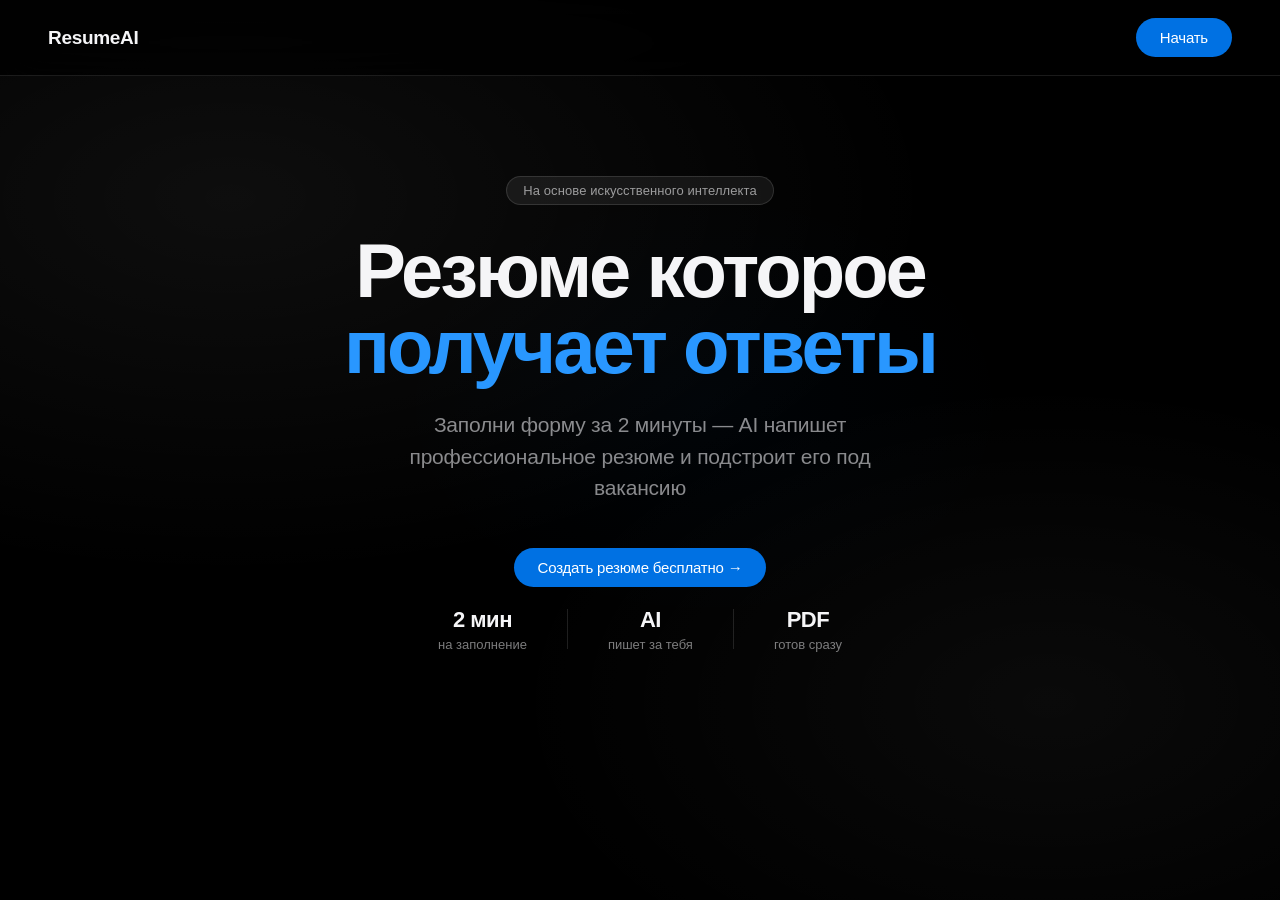
<file: index.html>
<!DOCTYPE html>
<html lang="ru">
<head>
  <meta charset="UTF-8">
  <meta name="viewport" content="width=device-width, initial-scale=1.0">
  <title>ResumeAI — создай резюме за 2 минуты</title>
  <link rel="stylesheet" href="style.css">
</head>
<body>

  <header>
    <div class="logo">ResumeAI</div>
    <a href="form.html" class="btn">Начать</a>
  </header>

  <main>
    <div class="hero">
      <div class="badge">На основе искусственного интеллекта</div>
      <h1>Резюме которое<br><span class="highlight">получает ответы</span></h1>
      <p class="subtitle">Заполни форму за 2 минуты — AI напишет профессиональное резюме и подстроит его под вакансию</p>
      <a href="form.html" class="btn">Создать резюме бесплатно →</a>
      <div class="stats">
        <div class="stat"><strong>2 мин</strong><span>на заполнение</span></div>
        <div class="divider"></div>
        <div class="stat"><strong>AI</strong><span>пишет за тебя</span></div>
        <div class="divider"></div>
        <div class="stat"><strong>PDF</strong><span>готов сразу</span></div>
      </div>
    </div>
  </main>

  <script src="script.js"></script>
</body>
</html>
</file>
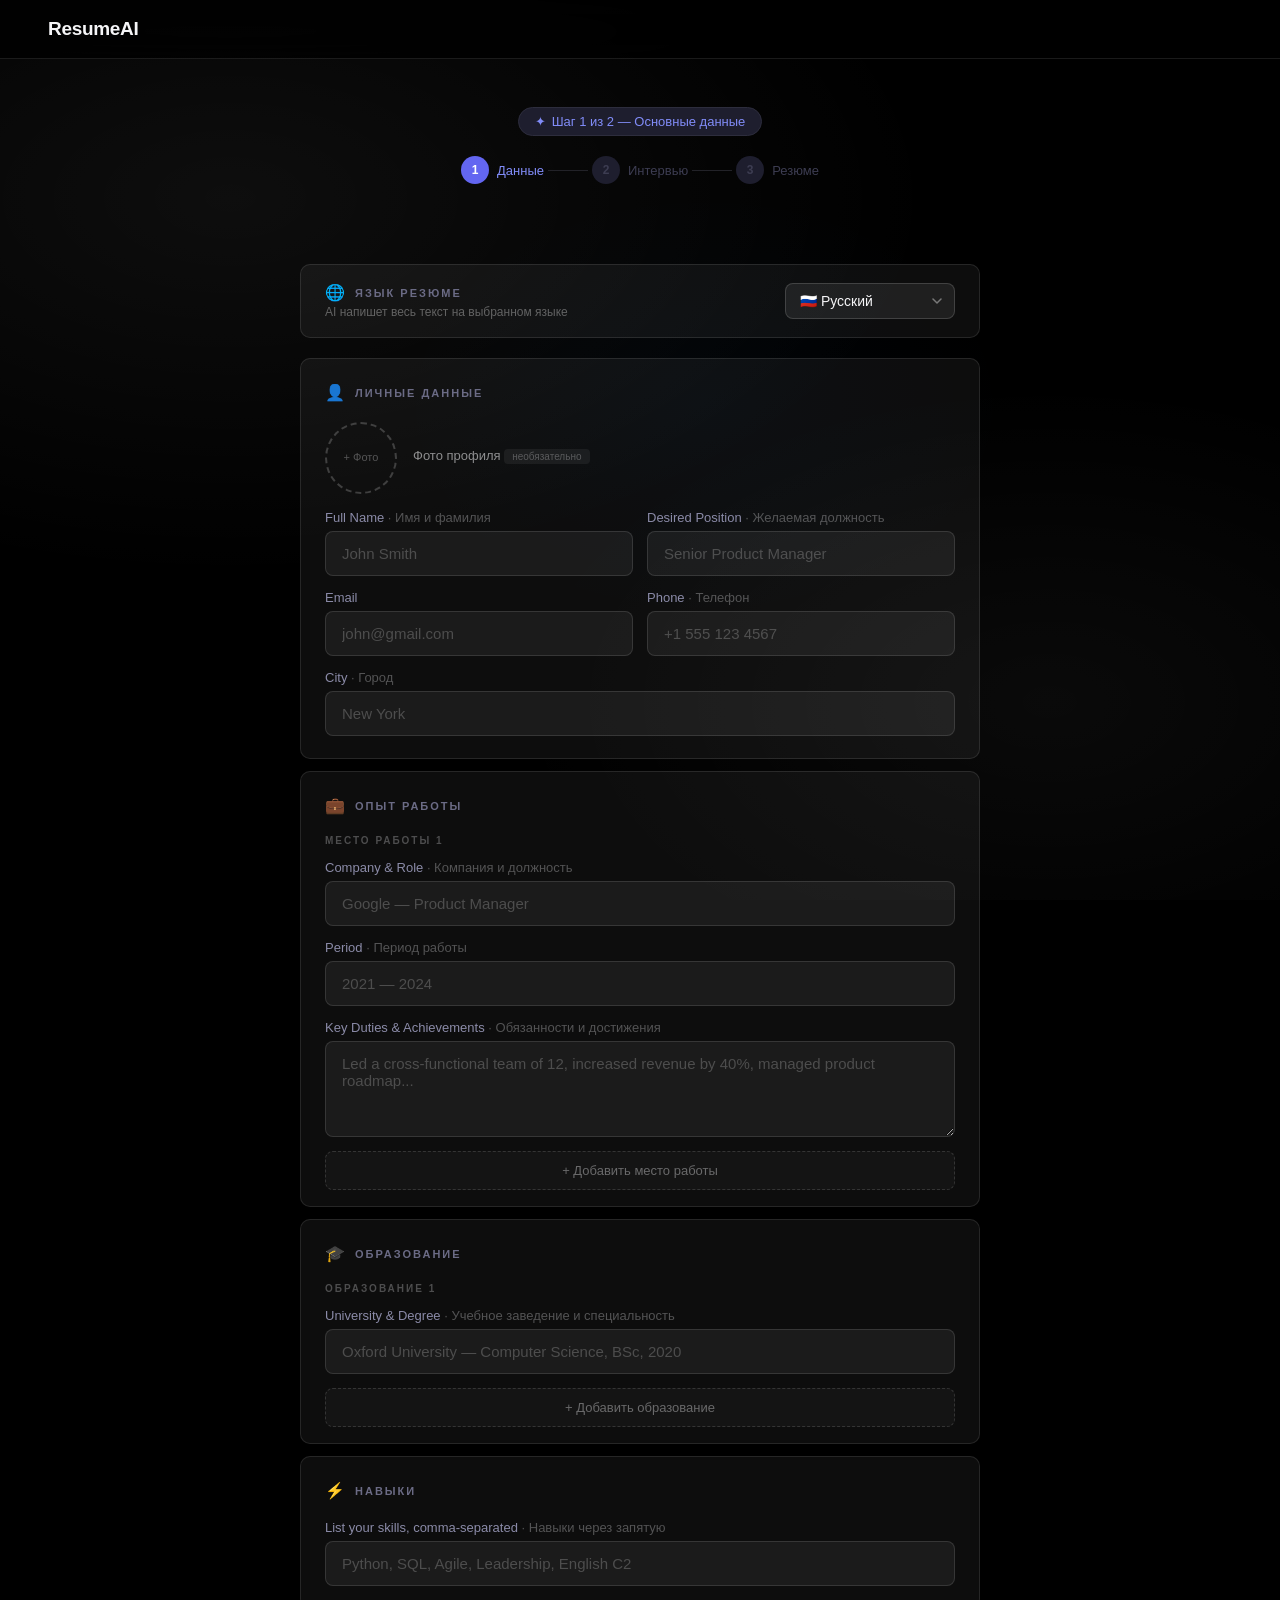
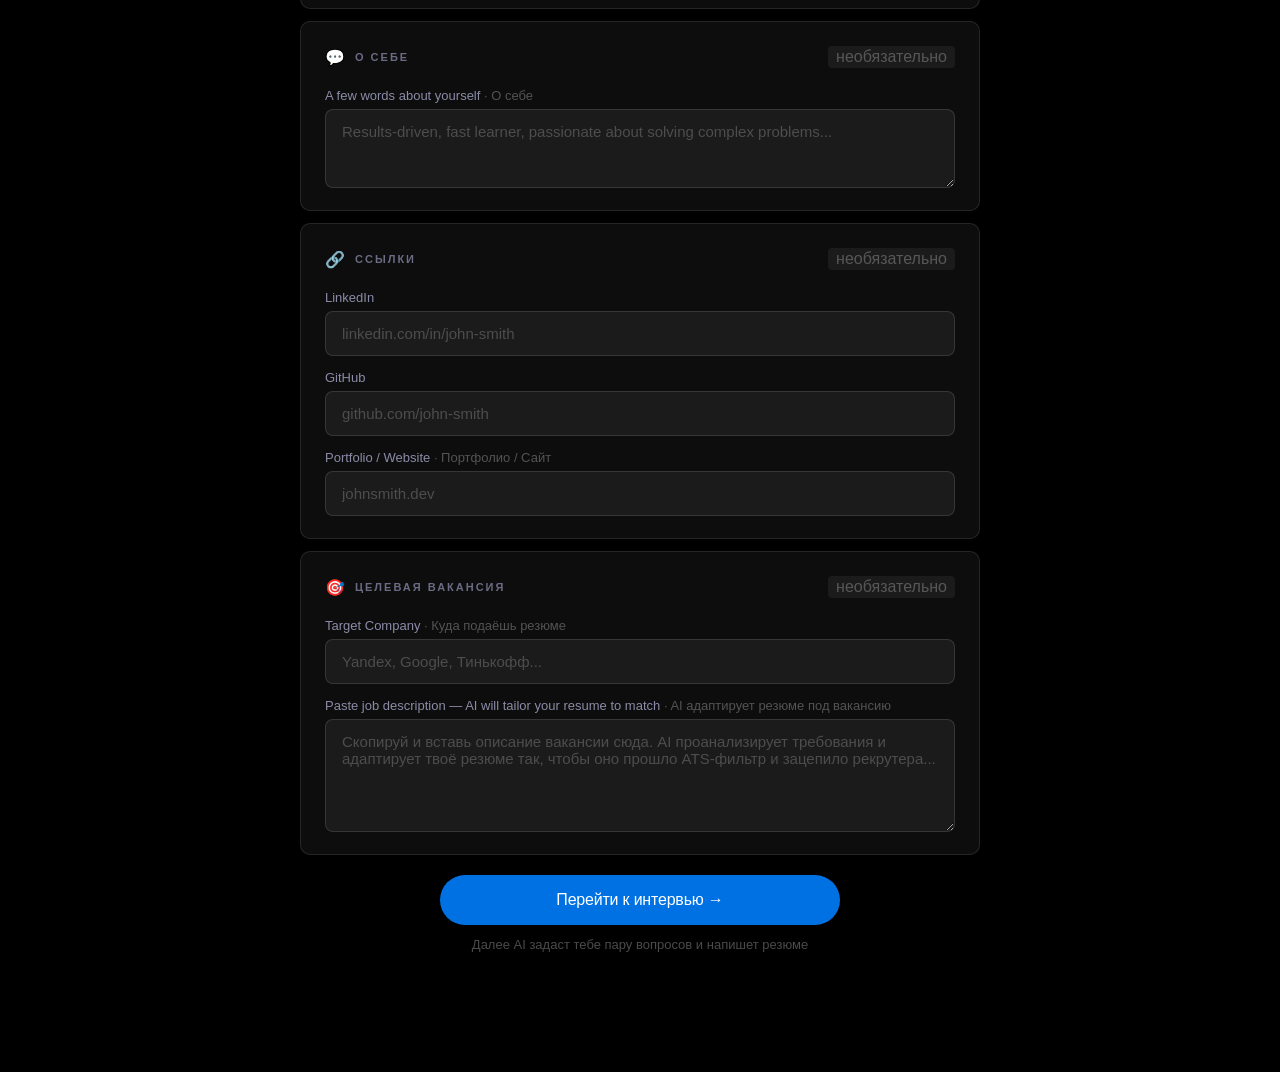
<file: form.html>
<!DOCTYPE html>
<html lang="ru">
<head>
  <meta charset="UTF-8">
  <meta name="viewport" content="width=device-width, initial-scale=1.0">
  <title>Заполни данные — ResumeAI</title>
  <link rel="stylesheet" href="style.css">
  <style>
    .form-hero {
      text-align: center;
      padding: 48px 24px 0;
    }
    .form-hero-badge {
      display: inline-flex;
      align-items: center;
      gap: 6px;
      background: #1e1e2e;
      color: #818cf8;
      border: 1px solid #2d2d3d;
      border-radius: 100px;
      padding: 6px 16px;
      font-size: 13px;
      font-weight: 500;
      margin-bottom: 20px;
    }
    .form-steps {
      display: flex;
      align-items: center;
      justify-content: center;
      gap: 0;
      margin-bottom: 40px;
    }
    .form-step {
      display: flex;
      align-items: center;
      gap: 8px;
      font-size: 13px;
      color: #3d3d52;
      font-weight: 500;
    }
    .form-step.active { color: #818cf8; }
    .form-step.done   { color: #34d399; }
    .step-dot {
      width: 28px; height: 28px;
      border-radius: 50%;
      background: #1e1e2e;
      color: #3d3d52;
      font-size: 12px;
      font-weight: 700;
      display: flex; align-items: center; justify-content: center;
    }
    .form-step.active .step-dot { background: #6366f1; color: white; }
    .form-step.done   .step-dot { background: #34d399; color: white; }
    .step-line { width: 40px; height: 1px; background: #222228; margin: 0 4px; }

    .form-card {
      background: rgba(255,255,255,0.05);
      border: 1px solid rgba(255,255,255,0.1);
      border-radius: 10px;
      padding: 24px 24px 8px;
      margin-bottom: 12px;
    }
    .form-card-title {
      font-size: 11px;
      font-weight: 600;
      text-transform: uppercase;
      letter-spacing: 2px;
      color: #6b6b85;
      margin-bottom: 20px;
      display: flex;
      align-items: center;
      gap: 8px;
    }
    .form-card-title span { font-size: 16px; }
    .form-submit-area {
      padding: 8px 0 40px;
      display: flex;
      flex-direction: column;
      align-items: center;
      gap: 12px;
    }
    .form-submit-area .btn {
      width: 100%;
      max-width: 400px;
      text-align: center;
      padding: 16px 28px;
      font-size: 16px;
    }
    .form-submit-note {
      font-size: 13px;
      color: rgba(245,245,247,0.3);
    }

    .optional-tag {
      font-size: 10px;
      font-weight: 400;
      text-transform: none;
      letter-spacing: 0;
      color: rgba(245,245,247,0.28);
      margin-left: auto;
      background: rgba(255,255,255,0.06);
      padding: 2px 8px;
      border-radius: 4px;
    }
    .label-ru {
      color: rgba(245,245,247,0.3);
      font-weight: 400;
    }

    .lang-card {
      padding: 18px 24px !important;
      margin-bottom: 20px !important;
    }
    .lang-row {
      display: flex;
      align-items: center;
      justify-content: space-between;
      gap: 16px;
    }
    .lang-info { display: flex; flex-direction: column; gap: 3px; }
    .lang-hint {
      font-size: 12px;
      color: rgba(245,245,247,0.35);
      font-family: inherit;
    }
    .lang-select {
      appearance: none;
      -webkit-appearance: none;
      background: rgba(255,255,255,0.08);
      border: 1px solid rgba(255,255,255,0.15);
      border-radius: 8px;
      padding: 9px 36px 9px 14px;
      color: #f5f5f7;
      font-size: 14px;
      font-family: inherit;
      cursor: pointer;
      outline: none;
      min-width: 170px;
      background-image: url("data:image/svg+xml,%3Csvg xmlns='http://www.w3.org/2000/svg' width='10' height='6' viewBox='0 0 10 6'%3E%3Cpath d='M1 1l4 4 4-4' stroke='rgba(255%2C255%2C255%2C0.4)' stroke-width='1.5' fill='none' stroke-linecap='round' stroke-linejoin='round'/%3E%3C/svg%3E");
      background-repeat: no-repeat;
      background-position: right 12px center;
      transition: border-color 0.2s;
    }
    .lang-select:focus { border-color: #0071e3; }
    .lang-select option { background: #1c1c1e; color: #f5f5f7; }

    /* ===== ДИНАМИЧЕСКИЕ БЛОКИ (опыт / образование) ===== */
    .entry-header {
      display: flex;
      align-items: center;
      justify-content: space-between;
      margin-bottom: 14px;
    }

    .entry-label {
      font-size: 10px;
      font-weight: 700;
      text-transform: uppercase;
      letter-spacing: 2px;
      color: rgba(245,245,247,0.28);
    }

    .entry-remove-btn {
      background: none;
      border: 1px solid rgba(248,113,113,0.3);
      color: #f87171;
      font-size: 12px;
      padding: 3px 12px;
      border-radius: 6px;
      cursor: pointer;
      font-family: inherit;
      transition: background 0.15s;
      line-height: 1.6;
    }
    .entry-remove-btn:hover { background: rgba(248,113,113,0.1); }

    .job-entry + .job-entry,
    .edu-entry + .edu-entry {
      margin-top: 4px;
      padding-top: 20px;
      border-top: 1px solid rgba(255,255,255,0.06);
    }

    .add-entry-btn {
      display: flex;
      align-items: center;
      justify-content: center;
      gap: 6px;
      width: 100%;
      padding: 11px;
      background: rgba(255,255,255,0.03);
      border: 1px dashed rgba(255,255,255,0.14);
      border-radius: 8px;
      color: rgba(245,245,247,0.38);
      font-size: 13px;
      cursor: pointer;
      font-family: inherit;
      transition: all 0.2s;
      margin-top: 4px;
      margin-bottom: 8px;
    }
    .add-entry-btn:hover {
      background: rgba(255,255,255,0.06);
      border-color: rgba(255,255,255,0.22);
      color: rgba(245,245,247,0.65);
    }

    /* ===== FORM CONTAINER ===== */
    .form-container { max-width:680px; margin:0 auto; }

    /* ===== PHOTO UPLOAD ===== */
    .photo-row { display:flex; align-items:center; gap:16px; margin-bottom:16px; }
    .photo-circle { width:72px; height:72px; border-radius:50%; border:2px dashed rgba(255,255,255,0.2); cursor:pointer; display:flex; align-items:center; justify-content:center; overflow:hidden; transition:border-color 0.2s; flex-shrink:0; }
    .photo-circle:hover { border-color:rgba(255,255,255,0.45); }
    .photo-circle img { width:100%; height:100%; object-fit:cover; display:none; }
    .photo-circle-hint { font-size:11px; color:rgba(245,245,247,0.3); text-align:center; line-height:1.4; pointer-events:none; }
    .photo-clear-btn { background:none; border:1px solid rgba(248,113,113,0.3); color:#f87171; font-size:12px; padding:4px 12px; border-radius:6px; cursor:pointer; font-family:inherit; display:none; }
    .photo-clear-btn:hover { background:rgba(248,113,113,0.1); }
  </style>
</head>
<body>

  <header>
    <a href="index.html" class="logo">ResumeAI</a>
  </header>

  <div class="form-hero">
    <div class="form-hero-badge">
      <span>✦</span> Шаг 1 из 2 — Основные данные
    </div>
    <div class="form-steps">
      <div class="form-step active">
        <div class="step-dot">1</div>
        Данные
      </div>
      <div class="step-line"></div>
      <div class="form-step">
        <div class="step-dot">2</div>
        Интервью
      </div>
      <div class="step-line"></div>
      <div class="form-step">
        <div class="step-dot">3</div>
        Резюме
      </div>
    </div>
  </div>

  <main class="form-page">
    <div class="form-container" style="max-width:680px; margin:0 auto;">
      <form id="resumeForm" autocomplete="off">

        <!-- Язык -->
        <div class="form-card lang-card">
          <div class="lang-row">
            <div class="lang-info">
              <div class="form-card-title" style="margin-bottom:0"><span>🌐</span> Язык резюме</div>
              <span class="lang-hint">AI напишет весь текст на выбранном языке</span>
            </div>
            <select id="language" class="lang-select">
              <option value="ru">🇷🇺 Русский</option>
              <option value="en">🇬🇧 English</option>
              <option value="de">🇩🇪 Deutsch</option>
              <option value="fr">🇫🇷 Français</option>
              <option value="es">🇪🇸 Español</option>
              <option value="it">🇮🇹 Italiano</option>
              <option value="pl">🇵🇱 Polski</option>
            </select>
          </div>
        </div>

        <!-- Личные данные -->
        <div class="form-card">
          <div class="form-card-title"><span>👤</span> Личные данные</div>
          <div class="photo-row">
            <div class="photo-circle" id="photoCircle" onclick="document.getElementById('photoInput').click()">
              <img id="photoImg" alt="">
              <span class="photo-circle-hint" id="photoHint">+ Фото</span>
            </div>
            <div>
              <div style="font-size:13px;color:rgba(245,245,247,0.55);margin-bottom:6px;">Фото профиля <span class="optional-tag">необязательно</span></div>
              <button type="button" class="photo-clear-btn" id="photoClearBtn">× Убрать</button>
            </div>
          </div>
          <input type="file" id="photoInput" accept="image/*" style="display:none">
          <div class="row">
            <div class="field">
              <label>Full Name <span class="label-ru">· Имя и фамилия</span></label>
              <input type="text" id="name" placeholder="John Smith" required autocomplete="off">
            </div>
            <div class="field">
              <label>Desired Position <span class="label-ru">· Желаемая должность</span></label>
              <input type="text" id="position" placeholder="Senior Product Manager" required autocomplete="off">
            </div>
          </div>
          <div class="row">
            <div class="field">
              <label>Email</label>
              <input type="email" id="email" placeholder="john@gmail.com" required autocomplete="off">
            </div>
            <div class="field">
              <label>Phone <span class="label-ru">· Телефон</span></label>
              <input type="text" id="phone" placeholder="+1 555 123 4567" autocomplete="off">
            </div>
          </div>
          <div class="field">
            <label>City <span class="label-ru">· Город</span></label>
            <input type="text" id="city" placeholder="New York" autocomplete="off">
          </div>
        </div>

        <!-- Опыт работы -->
        <div class="form-card">
          <div class="form-card-title"><span>💼</span> Опыт работы</div>
          <div id="jobsContainer"></div>
          <button type="button" class="add-entry-btn" id="addJobBtn">
            + Добавить место работы
          </button>
        </div>

        <!-- Образование -->
        <div class="form-card">
          <div class="form-card-title"><span>🎓</span> Образование</div>
          <div id="eduContainer"></div>
          <button type="button" class="add-entry-btn" id="addEduBtn">
            + Добавить образование
          </button>
        </div>

        <!-- Навыки -->
        <div class="form-card">
          <div class="form-card-title"><span>⚡</span> Навыки</div>
          <div class="field">
            <label>List your skills, comma-separated <span class="label-ru">· Навыки через запятую</span></label>
            <input type="text" id="skills" placeholder="Python, SQL, Agile, Leadership, English C2" autocomplete="off">
          </div>
        </div>

        <!-- О себе -->
        <div class="form-card">
          <div class="form-card-title"><span>💬</span> О себе <span class="optional-tag">необязательно</span></div>
          <div class="field">
            <label>A few words about yourself <span class="label-ru">· О себе</span></label>
            <textarea id="about" rows="3" placeholder="Results-driven, fast learner, passionate about solving complex problems..." autocomplete="off"></textarea>
          </div>
        </div>

        <!-- Ссылки -->
        <div class="form-card">
          <div class="form-card-title"><span>🔗</span> Ссылки <span class="optional-tag">необязательно</span></div>
          <div class="field">
            <label>LinkedIn</label>
            <input type="url" id="linkedin" placeholder="linkedin.com/in/john-smith" autocomplete="off">
          </div>
          <div class="field">
            <label>GitHub</label>
            <input type="url" id="github" placeholder="github.com/john-smith" autocomplete="off">
          </div>
          <div class="field">
            <label>Portfolio / Website <span class="label-ru">· Портфолио / Сайт</span></label>
            <input type="url" id="portfolio" placeholder="johnsmith.dev" autocomplete="off">
          </div>
        </div>

        <!-- Целевая вакансия -->
        <div class="form-card">
          <div class="form-card-title"><span>🎯</span> Целевая вакансия <span class="optional-tag">необязательно</span></div>
          <div class="field">
            <label>Target Company <span class="label-ru">· Куда подаёшь резюме</span></label>
            <input type="text" id="targetCompany" placeholder="Yandex, Google, Тинькофф..." autocomplete="off">
          </div>
          <div class="field">
            <label>Paste job description — AI will tailor your resume to match <span class="label-ru">· AI адаптирует резюме под вакансию</span></label>
            <textarea id="jobDescription" rows="5" placeholder="Скопируй и вставь описание вакансии сюда. AI проанализирует требования и адаптирует твоё резюме так, чтобы оно прошло ATS-фильтр и зацепило рекрутера..." autocomplete="off"></textarea>
          </div>
        </div>

        <div class="form-submit-area">
          <button type="submit" class="btn" id="generateBtn">
            Перейти к интервью →
          </button>
          <p class="form-submit-note">Далее AI задаст тебе пару вопросов и напишет резюме</p>
        </div>

      </form>
    </div>
  </main>

  <script>
    /* ─── ДИНАМИЧЕСКИЕ БЛОКИ РАБОТЫ ─── */
    let jobCount = 0;
    let eduCount = 0;

    function createJobEntry(index) {
      const div = document.createElement('div');
      div.className = 'job-entry';
      div.innerHTML = `
        <div class="entry-header">
          <span class="entry-label">Место работы ${index}</span>
          ${index > 1 ? `<button type="button" class="entry-remove-btn">× Убрать</button>` : ''}
        </div>
        <div class="field">
          <label>Company & Role <span class="label-ru">· Компания и должность</span></label>
          <input type="text" class="job-company" placeholder="Google — Product Manager" autocomplete="off">
        </div>
        <div class="field">
          <label>Period <span class="label-ru">· Период работы</span></label>
          <input type="text" class="job-period" placeholder="2021 — 2024" autocomplete="off">
        </div>
        <div class="field">
          <label>Key Duties & Achievements <span class="label-ru">· Обязанности и достижения</span></label>
          <textarea class="job-duties" rows="4" placeholder="Led a cross-functional team of 12, increased revenue by 40%, managed product roadmap..." autocomplete="off"></textarea>
        </div>`;
      const removeBtn = div.querySelector('.entry-remove-btn');
      if (removeBtn) {
        removeBtn.addEventListener('click', () => {
          div.remove();
          refreshJobLabels();
        });
      }
      return div;
    }

    function refreshJobLabels() {
      document.querySelectorAll('.job-entry').forEach((el, i) => {
        el.querySelector('.entry-label').textContent = `Место работы ${i + 1}`;
      });
      jobCount = document.querySelectorAll('.job-entry').length;
    }

    function addJob() {
      jobCount++;
      document.getElementById('jobsContainer').appendChild(createJobEntry(jobCount));
    }

    /* ─── ДИНАМИЧЕСКИЕ БЛОКИ ОБРАЗОВАНИЯ ─── */
    function createEduEntry(index) {
      const div = document.createElement('div');
      div.className = 'edu-entry';
      div.innerHTML = `
        <div class="entry-header">
          <span class="entry-label">Образование ${index}</span>
          ${index > 1 ? `<button type="button" class="entry-remove-btn">× Убрать</button>` : ''}
        </div>
        <div class="field">
          <label>University & Degree <span class="label-ru">· Учебное заведение и специальность</span></label>
          <input type="text" class="edu-field" placeholder="Oxford University — Computer Science, BSc, 2020" autocomplete="off">
        </div>`;
      const removeBtn = div.querySelector('.entry-remove-btn');
      if (removeBtn) {
        removeBtn.addEventListener('click', () => {
          div.remove();
          refreshEduLabels();
        });
      }
      return div;
    }

    function refreshEduLabels() {
      document.querySelectorAll('.edu-entry').forEach((el, i) => {
        el.querySelector('.entry-label').textContent = `Образование ${i + 1}`;
      });
      eduCount = document.querySelectorAll('.edu-entry').length;
    }

    function addEdu() {
      eduCount++;
      document.getElementById('eduContainer').appendChild(createEduEntry(eduCount));
    }

    // Инициализация — по одному блоку сразу
    addJob();
    addEdu();

    document.getElementById('addJobBtn').addEventListener('click', addJob);
    document.getElementById('addEduBtn').addEventListener('click', addEdu);

    /* ─── ФОТО ─── */
    var photoData = null;
    document.getElementById('photoInput').addEventListener('change', function(e) {
      const file = e.target.files[0];
      if (!file) return;
      const reader = new FileReader();
      reader.onload = function(ev) {
        photoData = ev.target.result;
        const img = document.getElementById('photoImg');
        img.src = photoData;
        img.style.display = 'block';
        document.getElementById('photoHint').style.display = 'none';
        document.getElementById('photoClearBtn').style.display = 'block';
      };
      reader.readAsDataURL(file);
    });
    document.getElementById('photoClearBtn').addEventListener('click', function() {
      photoData = null;
      const img = document.getElementById('photoImg');
      img.style.display = 'none'; img.src = '';
      document.getElementById('photoHint').style.display = 'block';
      this.style.display = 'none';
      document.getElementById('photoInput').value = '';
    });

  </script>

  <script src="script.js"></script>
</body>
</html>
</file>
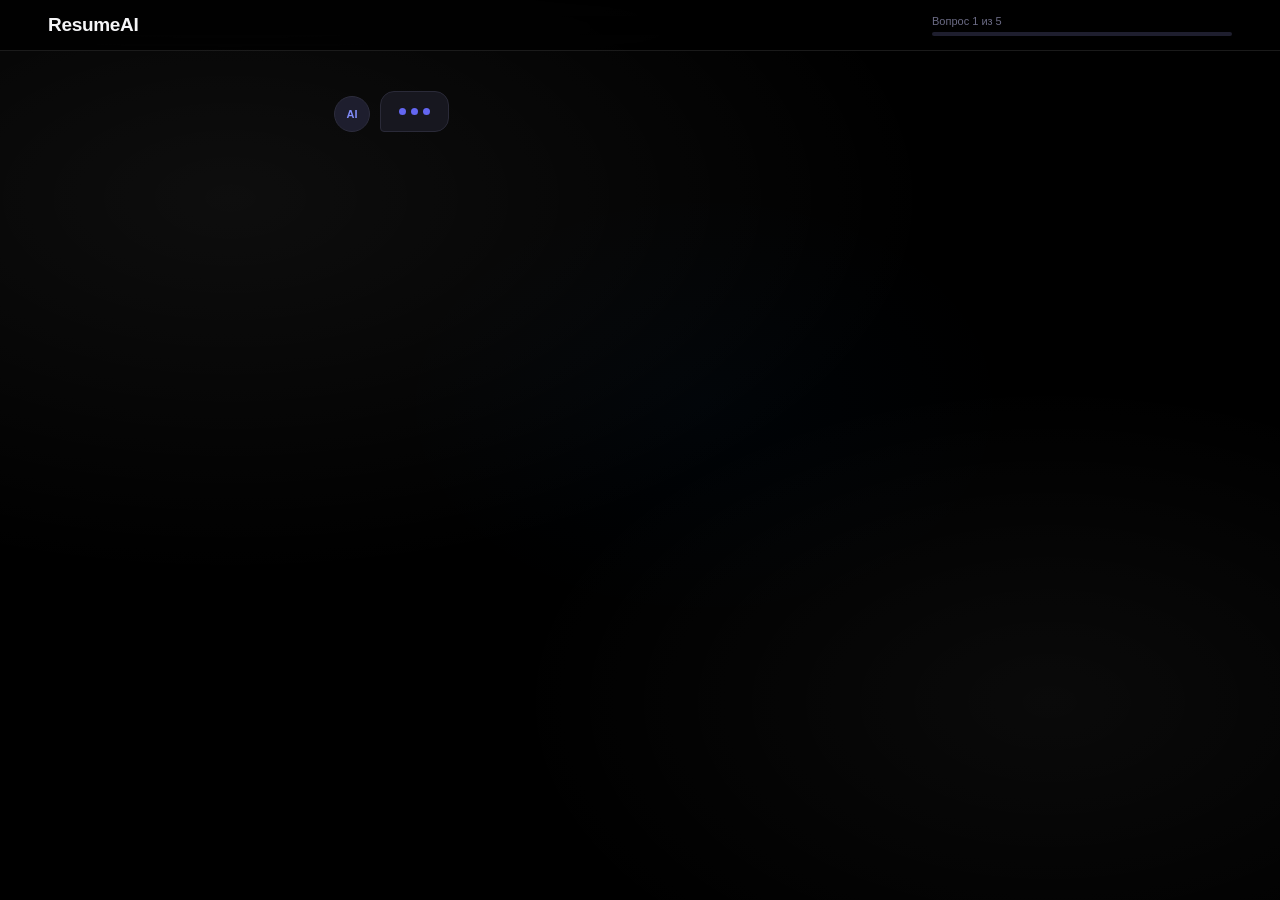
<file: interview.html>
<!DOCTYPE html>
<html lang="ru">
<head>
  <meta charset="UTF-8">
  <meta name="viewport" content="width=device-width, initial-scale=1.0">
  <title>Интервью — ResumeAI</title>
  <link rel="stylesheet" href="style.css">
</head>
<body>

  <header class="interview-header">
    <a href="index.html" class="logo">ResumeAI</a>
    <div class="xp-wrap">
      <div class="xp-label" id="xpLabel">Вопрос 1</div>
      <div class="xp-track">
        <div class="xp-fill" id="xpFill" style="width:0%"></div>
      </div>
    </div>
  </header>

  <main class="interview-page">
    <div class="interview-container">
      <div class="interview-chat" id="chatWindow"></div>
      <div class="interview-input-area" id="inputArea" style="display:none">
        <textarea class="interview-input" id="userInput" placeholder="Введи ответ..." rows="1"></textarea>
        <button class="interview-send-btn" id="sendBtn">→</button>
      </div>
    </div>
  </main>

  <script>
    const formData = JSON.parse(localStorage.getItem('formData') || '{}');
    const firstName = (formData.name || 'друг').split(' ')[0];
    const position  = formData.position || '';

    const baseQuestions = [
      `Привет, ${firstName}! Я помогу написать резюме, которое выделит тебя среди других.\n\nРасскажи — какое твоё главное профессиональное достижение? То, чем гордишься больше всего.`,
      'Что тебе больше всего нравится в своей работе? Что по-настоящему заряжает?',
      'В чём ты лучше других в своей области? Что выделяет тебя среди коллег?',
      'Какая у тебя цель на ближайшие 2–3 года? Куда хочешь двигаться?',
    ];
    const finalQuestion = 'Последний вопрос — есть что-то важное о себе, что хочешь добавить в резюме?';

    let specificQuestions = null;
    let answers  = [];
    let currentQ = 0;
    let totalQ   = baseQuestions.length + 3;
    let busy     = false;

    const chatWindow = document.getElementById('chatWindow');
    const inputArea  = document.getElementById('inputArea');
    const userInput  = document.getElementById('userInput');
    const sendBtn    = document.getElementById('sendBtn');
    const xpFill     = document.getElementById('xpFill');
    const xpLabel    = document.getElementById('xpLabel');

    function updateXP() {
      const total = getTotalQuestions();
      const pct = Math.min((currentQ / total) * 100, 95);
      xpFill.style.width = pct + '%';
      xpLabel.textContent = 'Вопрос ' + (currentQ + 1) + ' из ' + total;
    }

    function scrollToBottom() {
      chatWindow.scrollTop = chatWindow.scrollHeight;
    }

    function addUserMessage(text) {
      const msg = document.createElement('div');
      msg.className = 'chat-msg user';
      msg.textContent = text;
      chatWindow.appendChild(msg);
      scrollToBottom();
    }

    function addBotMessage(text) {
      return new Promise(resolve => {
        const wrap = document.createElement('div');
        wrap.className = 'chat-bot-wrap';
        wrap.innerHTML = `<div class="chat-avatar">AI</div><div class="chat-msg bot typing"><span></span><span></span><span></span></div>`;
        chatWindow.appendChild(wrap);
        scrollToBottom();

        setTimeout(() => {
          wrap.remove();
          const w2 = document.createElement('div');
          w2.className = 'chat-bot-wrap';
          w2.style.opacity = '0';
          w2.style.transform = 'translateY(8px)';
          w2.innerHTML = `<div class="chat-avatar">AI</div><div class="chat-msg bot">${text.replace(/\n/g, '<br>')}</div>`;
          chatWindow.appendChild(w2);
          scrollToBottom();
          requestAnimationFrame(() => {
            w2.style.transition = 'opacity 0.3s, transform 0.3s';
            w2.style.opacity = '1';
            w2.style.transform = 'translateY(0)';
          });
          resolve();
        }, 1200);
      });
    }

    function showInput() { inputArea.style.display = 'flex'; userInput.focus(); }
    function hideInput() { inputArea.style.display = 'none'; }

    async function loadSpecificQuestions() {
      await addBotMessage('Секунду... подбираю вопросы специально для твоей профессии.');
      try {
        const res  = await fetch('/api/questions', {
          method: 'POST',
          headers: { 'Content-Type': 'application/json' },
          body: JSON.stringify({ position }),
        });
        const data = await res.json();
        return Array.isArray(data.questions) ? data.questions : [];
      } catch {
        return [];
      }
    }

    async function generateResume() {
      xpFill.style.width = '100%';
      xpLabel.textContent = 'Готово!';
      await addBotMessage('Отлично! Создаю твоё резюме...');

      const spec = specificQuestions || [];
      const payload = {
        ...formData,
        interview: {
          achievement: answers[0] || '',
          enjoys:      answers[1] || '',
          strength:    answers[2] || '',
          goal:        answers[3] || '',
          specific1_q: spec[0] || '',
          specific1_a: answers[4] || '',
          specific2_q: spec[1] || '',
          specific2_a: answers[5] || '',
          extra:       answers[answers.length - 1] || '',
        }
      };

      try {
        const res    = await fetch('/api/generate', {
          method: 'POST',
          headers: { 'Content-Type': 'application/json' },
          body: JSON.stringify(payload),
        });
        const result = await res.json();

        if (result.resume) {
          localStorage.setItem('resumeData', JSON.stringify(result.resume));
          await addBotMessage('Готово! Переходим к твоему резюме...');
          setTimeout(() => { window.location.href = 'result.html'; }, 1200);
        } else {
          setTimeout(() => { window.location.href = 'error.html'; }, 800);
        }
      } catch {
        setTimeout(() => { window.location.href = 'error.html'; }, 800);
      }
    }

    function getQuestion(index) {
      if (index < baseQuestions.length) return baseQuestions[index];
      const spec = specificQuestions || [];
      const extra = index - baseQuestions.length;
      if (extra < spec.length) return spec[extra];
      return finalQuestion;
    }

    function getTotalQuestions() {
      return baseQuestions.length + (specificQuestions || []).length + 1;
    }

    async function handleAnswer() {
      const text = userInput.value.trim();
      if (!text || busy) return;
      busy = true;

      hideInput();
      userInput.value = '';
      userInput.style.height = 'auto';
      addUserMessage(text);
      answers.push(text);
      currentQ++;

      if (currentQ === baseQuestions.length && specificQuestions === null) {
        specificQuestions = await loadSpecificQuestions();
        totalQ = getTotalQuestions();
      }

      updateXP();

      if (currentQ < getTotalQuestions()) {
        await addBotMessage(getQuestion(currentQ));
        showInput();
        busy = false;
      } else {
        await generateResume();
      }
    }

    sendBtn.addEventListener('click', handleAnswer);
    userInput.addEventListener('keydown', function(e) {
      if (e.key === 'Enter' && !e.shiftKey) { e.preventDefault(); handleAnswer(); }
    });
    userInput.addEventListener('input', function() {
      this.style.height = 'auto';
      this.style.height = Math.min(this.scrollHeight, 120) + 'px';
    });

    async function init() {
      updateXP();
      await addBotMessage(baseQuestions[0]);
      showInput();
    }

    init();
  </script>

</body>
</html>
</file>
<file: style.css>
* {
  margin: 0;
  padding: 0;
  box-sizing: border-box;
}

body {
  font-family: -apple-system, BlinkMacSystemFont, 'SF Pro Display', 'SF Pro Text', 'Segoe UI', sans-serif;
  background: #000000;
  color: #f5f5f7;
  min-height: 100vh;
  position: relative;
}

/* Мягкие белые пятна на фоне */
body::before {
  content: '';
  position: fixed;
  inset: 0;
  background:
    radial-gradient(ellipse 85vw 65vh at 18% 22%, rgba(255,255,255,0.055) 0%, transparent 65%),
    radial-gradient(ellipse 65vw 55vh at 82% 78%, rgba(255,255,255,0.04) 0%, transparent 65%),
    radial-gradient(ellipse 40vw 40vh at 55% 45%, rgba(0,113,227,0.03) 0%, transparent 60%);
  pointer-events: none;
  z-index: 0;
}

body > * { position: relative; z-index: 1; }

/* ===== ШАПКА ===== */
header {
  display: flex;
  align-items: center;
  justify-content: space-between;
  padding: 18px 48px;
  background: rgba(0, 0, 0, 0.72);
  backdrop-filter: saturate(180%) blur(20px);
  -webkit-backdrop-filter: saturate(180%) blur(20px);
  border-bottom: 1px solid rgba(255,255,255,0.1);
  position: sticky;
  top: 0;
  z-index: 10;
}

.logo {
  font-size: 19px;
  font-weight: 600;
  color: #f5f5f7;
  text-decoration: none;
  letter-spacing: -0.3px;
}

/* ===== КНОПКА ===== */
.btn {
  background: #0071e3;
  color: #fff;
  padding: 11px 24px;
  border-radius: 980px;
  text-decoration: none;
  font-size: 15px;
  font-weight: 400;
  border: none;
  cursor: pointer;
  transition: background 0.2s;
  display: inline-block;
  letter-spacing: -0.2px;
}

.btn:hover {
  background: #0077ed;
}

/* ===== ГЛАВНАЯ СТРАНИЦА ===== */
.hero {
  display: flex;
  flex-direction: column;
  align-items: center;
  text-align: center;
  padding: 100px 24px 80px;
  max-width: 800px;
  margin: 0 auto;
}

.badge {
  background: rgba(255,255,255,0.07);
  border: 1px solid rgba(255,255,255,0.12);
  border-radius: 100px;
  padding: 6px 16px;
  font-size: 13px;
  color: rgba(245,245,247,0.6);
  margin-bottom: 28px;
  letter-spacing: 0.1px;
}

h1 {
  font-size: 76px;
  font-weight: 700;
  line-height: 1.0;
  letter-spacing: -3px;
  color: #f5f5f7;
  margin-bottom: 24px;
}

.highlight {
  color: #2997ff;
}

.subtitle {
  font-size: 21px;
  color: rgba(245,245,247,0.56);
  line-height: 1.5;
  max-width: 540px;
  margin-bottom: 44px;
  font-weight: 400;
  letter-spacing: -0.2px;
}

.stats {
  display: flex;
  align-items: center;
  gap: 40px;
  margin-top: 20px;
}

.stat {
  display: flex;
  flex-direction: column;
  gap: 4px;
}

.stat strong {
  font-size: 22px;
  font-weight: 700;
  color: #f5f5f7;
  letter-spacing: -0.5px;
}

.stat span {
  font-size: 13px;
  color: rgba(245,245,247,0.5);
}

.divider {
  width: 1px;
  height: 40px;
  background: rgba(255,255,255,0.12);
}

/* ===== ФОРМА ===== */
.form-page {
  padding: 40px 24px 80px;
}

.form-container {
  max-width: 680px;
  margin: 0 auto;
}

.form-container h2 {
  font-size: 40px;
  font-weight: 700;
  letter-spacing: -1.5px;
  color: #1d1d1f;
  margin-bottom: 8px;
}

.form-subtitle {
  color: #6e6e73;
  margin-bottom: 40px;
  font-size: 17px;
}

.section-title {
  font-size: 11px;
  font-weight: 600;
  text-transform: uppercase;
  letter-spacing: 2px;
  color: #6e6e73;
  margin: 36px 0 16px;
  border-bottom: 1px solid #d2d2d7;
  padding-bottom: 10px;
}

.field {
  display: flex;
  flex-direction: column;
  gap: 6px;
  margin-bottom: 14px;
}

.field label {
  font-size: 13px;
  color: #8b8ba8;
  font-weight: 500;
}

.field input,
.field textarea {
  background: rgba(255,255,255,0.06);
  border: 1px solid rgba(255,255,255,0.12);
  border-radius: 8px;
  padding: 13px 16px;
  color: #f5f5f7;
  font-size: 15px;
  font-family: inherit;
  outline: none;
  transition: border 0.2s, box-shadow 0.2s;
  resize: vertical;
}

.field input:focus,
.field textarea:focus {
  border-color: #0071e3;
  box-shadow: 0 0 0 3px rgba(0,113,227,0.2);
}

.field input::placeholder,
.field textarea::placeholder {
  color: rgba(255,255,255,0.22);
}

.row {
  display: grid;
  grid-template-columns: 1fr 1fr;
  gap: 14px;
}

/* ===== РЕЗУЛЬТАТ ===== */
.result-page {
  padding: 40px 24px 80px;
  display: flex;
  flex-direction: column;
  align-items: center;
}

.resume-box {
  background: #ffffff;
  border-radius: 20px;
  padding: 64px 72px;
  max-width: 740px;
  width: 100%;
  margin-bottom: 24px;
  box-shadow: 0 2px 40px rgba(0,0,0,0.08);
  border: 1px solid #e5e5ea;
}

.edit-link {
  color: #0071e3;
  text-decoration: none;
  font-size: 14px;
  font-weight: 500;
}

.edit-link:hover {
  text-decoration: underline;
}

/* ===== СТИЛИ РЕЗЮМЕ ===== */
.r-name {
  font-size: 36px;
  font-weight: 700;
  letter-spacing: -1.5px;
  color: #1d1d1f;
  margin-bottom: 6px;
}

.r-position {
  font-size: 17px;
  color: #6e6e73;
  font-weight: 400;
  margin-bottom: 10px;
}

.r-contacts {
  font-size: 13px;
  color: #6e6e73;
  margin-bottom: 36px;
  padding-bottom: 28px;
  border-bottom: 1px solid #e5e5ea;
  letter-spacing: 0.2px;
}

.r-section-title {
  font-size: 10px;
  font-weight: 600;
  text-transform: uppercase;
  letter-spacing: 2.5px;
  color: #6e6e73;
  margin: 32px 0 14px;
}

.r-line {
  font-size: 15px;
  color: #1d1d1f;
  line-height: 1.75;
  margin-bottom: 5px;
}

/* ===== CV ШАБЛОН ===== */

.cv-wrap {
  max-width: 820px;
  width: 100%;
  margin-bottom: 24px;
}

.cv-card {
  display: grid;
  grid-template-columns: 260px 1fr;
  border-radius: 16px;
  overflow: hidden;
  box-shadow: 0 8px 60px rgba(0,0,0,0.12);
  font-family: 'Georgia', 'Times New Roman', serif;
}

/* ЛЕВАЯ КОЛОНКА */
.cv-left {
  background: #1c2b3a;
  padding: 44px 28px;
  color: #fff;
}

.cv-avatar {
  width: 72px;
  height: 72px;
  border-radius: 50%;
  background: #0071e3;
  color: #fff;
  font-size: 28px;
  font-weight: 700;
  display: flex;
  align-items: center;
  justify-content: center;
  margin-bottom: 16px;
  font-family: -apple-system, sans-serif;
}

.cv-left-name {
  font-size: 20px;
  font-weight: 700;
  color: #fff;
  line-height: 1.2;
  margin-bottom: 4px;
  font-family: -apple-system, sans-serif;
}

.cv-left-pos {
  font-size: 13px;
  color: #7fa4c4;
  margin-bottom: 28px;
  font-family: -apple-system, sans-serif;
  font-style: italic;
}

.cv-left-section {
  font-size: 9px;
  font-weight: 700;
  text-transform: uppercase;
  letter-spacing: 2.5px;
  color: #7fa4c4;
  margin: 24px 0 12px;
  font-family: -apple-system, sans-serif;
  border-top: 1px solid #2d4557;
  padding-top: 16px;
}

.cv-contact-item {
  font-size: 12px;
  color: #c8d8e4;
  margin-bottom: 8px;
  display: flex;
  align-items: flex-start;
  gap: 8px;
  font-family: -apple-system, sans-serif;
  word-break: break-all;
  line-height: 1.4;
}

.cv-contact-icon {
  color: #7fa4c4;
  font-size: 11px;
  flex-shrink: 0;
  margin-top: 1px;
}

.cv-skills-list {
  display: flex;
  flex-wrap: wrap;
  gap: 6px;
}

.cv-skill {
  background: #2d4557;
  color: #c8d8e4;
  padding: 4px 10px;
  border-radius: 4px;
  font-size: 11px;
  font-family: -apple-system, sans-serif;
}

.cv-edu-text {
  font-size: 12px;
  color: #c8d8e4;
  line-height: 1.6;
  font-family: -apple-system, sans-serif;
}

/* ПРАВАЯ КОЛОНКА */
.cv-right {
  background: #fff;
  padding: 44px 40px;
}

.cv-right-section {
  font-size: 10px;
  font-weight: 700;
  text-transform: uppercase;
  letter-spacing: 2.5px;
  color: #1c2b3a;
  margin-bottom: 14px;
  padding-bottom: 8px;
  border-bottom: 2px solid #1c2b3a;
  font-family: -apple-system, sans-serif;
}

.cv-summary {
  font-size: 14px;
  color: #3a3a3c;
  line-height: 1.8;
  margin-bottom: 32px;
}

.cv-job {
  margin-bottom: 24px;
}

.cv-job-header {
  display: flex;
  justify-content: space-between;
  align-items: flex-start;
  margin-bottom: 10px;
}

.cv-job-role {
  font-size: 15px;
  font-weight: 700;
  color: #1d1d1f;
  font-family: -apple-system, sans-serif;
}

.cv-job-company {
  font-size: 13px;
  color: #0071e3;
  font-family: -apple-system, sans-serif;
  margin-top: 2px;
}

.cv-job-period {
  font-size: 12px;
  color: #6e6e73;
  font-family: -apple-system, sans-serif;
  white-space: nowrap;
  margin-left: 16px;
}

.cv-bullets {
  padding-left: 18px;
}

.cv-bullets li {
  font-size: 13.5px;
  color: #3a3a3c;
  line-height: 1.7;
  margin-bottom: 5px;
}

/* ===== ИНТЕРВЬЮ (interview.html) ===== */

.interview-header {
  display: flex;
  align-items: center;
  justify-content: space-between;
  padding: 14px 48px;
  background: rgba(0,0,0,0.72);
  backdrop-filter: saturate(180%) blur(20px);
  -webkit-backdrop-filter: saturate(180%) blur(20px);
  border-bottom: 1px solid rgba(255,255,255,0.1);
  position: sticky;
  top: 0;
  z-index: 10;
  gap: 32px;
}

.xp-wrap {
  flex: 1;
  max-width: 300px;
  display: flex;
  flex-direction: column;
  gap: 5px;
}

.xp-label {
  font-size: 11px;
  font-weight: 500;
  color: #6b6b85;
}

.xp-track {
  height: 4px;
  background: #1e1e2e;
  border-radius: 100px;
  overflow: hidden;
}

.xp-fill {
  height: 100%;
  background: #6366f1;
  border-radius: 100px;
  transition: width 0.6s cubic-bezier(0.4, 0, 0.2, 1);
}

.interview-page {
  display: flex;
  justify-content: center;
  padding: 32px 24px;
  min-height: calc(100vh - 57px);
}

.interview-container {
  width: 100%;
  max-width: 620px;
  display: flex;
  flex-direction: column;
  height: calc(100vh - 121px);
}

.interview-chat {
  flex: 1;
  overflow-y: auto;
  display: flex;
  flex-direction: column;
  gap: 20px;
  padding: 8px 4px 24px;
  scrollbar-width: thin;
  scrollbar-color: #222228 transparent;
}

.interview-chat::-webkit-scrollbar { width: 4px; }
.interview-chat::-webkit-scrollbar-thumb { background: #2a2a38; border-radius: 4px; }

.chat-bot-wrap {
  display: flex;
  align-items: flex-end;
  gap: 10px;
}

.chat-avatar {
  width: 36px;
  height: 36px;
  border-radius: 50%;
  background: #1e1e2e;
  color: #818cf8;
  font-size: 11px;
  font-weight: 700;
  display: flex;
  align-items: center;
  justify-content: center;
  flex-shrink: 0;
  border: 1px solid #2d2d3d;
}

.chat-msg {
  max-width: 80%;
  padding: 14px 18px;
  border-radius: 14px;
  font-size: 15px;
  line-height: 1.65;
  word-break: break-word;
}

.chat-msg.bot {
  background: #17171f;
  color: #e8e8ed;
  border-bottom-left-radius: 4px;
  border: 1px solid #2a2a38;
}

.chat-msg.user {
  background: #1e1e2e;
  color: #c7d2fe;
  align-self: flex-end;
  border-bottom-right-radius: 4px;
  margin-left: auto;
  border: 1px solid #3730a3;
}

.chat-msg.typing {
  display: flex;
  align-items: center;
  gap: 5px;
  padding: 16px 18px;
  width: fit-content;
}

.chat-msg.typing span {
  display: inline-block;
  width: 7px;
  height: 7px;
  border-radius: 50%;
  background: #6366f1;
  animation: typingDot 1.2s infinite ease-in-out;
}

.chat-msg.typing span:nth-child(2) { animation-delay: 0.2s; }
.chat-msg.typing span:nth-child(3) { animation-delay: 0.4s; }

@keyframes typingDot {
  0%, 60%, 100% { transform: translateY(0); opacity: 0.4; }
  30% { transform: translateY(-6px); opacity: 1; }
}

.interview-input-area {
  display: flex;
  align-items: flex-end;
  gap: 10px;
  padding: 16px 0 8px;
  border-top: 1px solid #222228;
  margin-top: 8px;
}

.interview-input {
  flex: 1;
  background: rgba(255,255,255,0.06);
  border: 1px solid rgba(255,255,255,0.12);
  border-radius: 8px;
  padding: 13px 16px;
  font-size: 15px;
  font-family: inherit;
  color: #e8e8ed;
  outline: none;
  resize: none;
  line-height: 1.5;
  transition: border 0.2s, box-shadow 0.2s;
  max-height: 120px;
  overflow-y: auto;
}

.interview-input:focus {
  border-color: #0071e3;
  box-shadow: 0 0 0 3px rgba(0,113,227,0.2);
}

.interview-input::placeholder { color: rgba(255,255,255,0.22); }

.interview-send-btn {
  width: 44px;
  height: 44px;
  border-radius: 50%;
  background: #0071e3;
  color: #fff;
  border: none;
  font-size: 18px;
  cursor: pointer;
  display: flex;
  align-items: center;
  justify-content: center;
  flex-shrink: 0;
  transition: background 0.15s, transform 0.15s;
}

.interview-send-btn:hover { background: #0077ed; transform: scale(1.05); }
.interview-send-btn:active { transform: scale(0.93); }

/* ===== ДЕКОР ПОДЗЕМЕЛЬЯ ===== */

.dtorch {
  position: fixed;
  top: 150px;
  z-index: 3;
  display: flex;
  flex-direction: column;
  align-items: center;
  pointer-events: none;
}

.dtorch-left  { left: 20px; }
.dtorch-right { right: 20px; }

.dtorch-glow {
  width: 100px;
  height: 100px;
  background: radial-gradient(circle, rgba(249,115,22,0.2) 0%, transparent 70%);
  position: absolute;
  top: -20px;
  left: 50%;
  transform: translateX(-50%);
  border-radius: 50%;
  animation: dg-pulse 0.45s ease-in-out infinite alternate;
}

@keyframes dg-pulse {
  from { opacity: 0.5; transform: translateX(-50%) scale(0.88); }
  to   { opacity: 1;   transform: translateX(-50%) scale(1.14); }
}

.dtorch-img {
  width: 80px;
  height: 80px;
  image-rendering: pixelated;
  animation: dt-flicker 0.17s ease-in-out infinite alternate;
  flex-shrink: 0;
  mix-blend-mode: screen;
}

@keyframes dt-flicker {
  0%   { transform: scaleX(1)    rotate(-4deg); filter: brightness(0.88); }
  100% { transform: scaleX(1.18) rotate(4deg);  filter: brightness(1.15); }
}

.coin {
  position: fixed;
  width: 16px; height: 16px;
  border-radius: 50%;
  background: radial-gradient(circle at 35% 30%, #fde68a, #d97706 55%, #92400e);
  border: 1px solid #b45309;
  box-shadow: 0 0 6px rgba(217,119,6,0.4), inset 0 1px 2px rgba(255,220,100,0.5);
  pointer-events: none;
  z-index: 2;
}

.coin-1 { bottom: 130px; left: 62px;  animation: c-spin 4.0s 0.00s ease-in-out infinite; }
.coin-2 { bottom: 210px; right: 58px; animation: c-spin 4.0s 1.30s ease-in-out infinite; }
.coin-3 { bottom: 88px;  right: 90px; animation: c-spin 4.0s 0.65s ease-in-out infinite; }

@keyframes c-spin {
  0%, 44%, 56%, 100% { transform: scaleX(1); }
  50% { transform: scaleX(0.08); }
}

.ivy {
  position: fixed;
  z-index: 2;
  pointer-events: none;
  user-select: none;
}

.ivy img {
  width: 72px;
  height: 72px;
  image-rendering: pixelated;
  display: block;
  filter: drop-shadow(0 2px 6px rgba(21,128,61,0.5));
}

.game-body:not(.dark) .ivy img {
  mix-blend-mode: multiply;
}

.game-body.dark .ivy img {
  mix-blend-mode: screen;
}

.ivy-tl { top: 74px;    left: 8px;   animation: ivy-l 3.5s 0.0s ease-in-out infinite; }
.ivy-tr { top: 74px;    right: 8px;  animation: ivy-r 3.5s 0.8s ease-in-out infinite; }
.ivy-bl { bottom: 60px; left: 12px;  animation: ivy-l 4.0s 0.4s ease-in-out infinite; }
.ivy-br { bottom: 60px; right: 12px; animation: ivy-r 4.0s 1.2s ease-in-out infinite; }

@keyframes ivy-l {
  0%, 100% { transform: rotate(-18deg); }
  50% { transform: rotate(-10deg) translateY(-4px); }
}

@keyframes ivy-r {
  0%, 100% { transform: rotate(18deg); }
  50% { transform: rotate(10deg) translateY(-4px); }
}

.dagger {
  position: fixed;
  font-size: 20px;
  z-index: 2;
  pointer-events: none;
  user-select: none;
  opacity: 0.55;
  filter: drop-shadow(0 0 3px rgba(148,163,184,0.35));
}

.dagger-1 { bottom: 185px; left: 50px;  transform: rotate(-28deg); }
.dagger-2 { bottom: 165px; right: 52px; transform: rotate(208deg); }

/* ===== ПЕРСОНАЖ-ФРУКТ (index.html) ===== */

.hero-split {
  display: flex;
  flex-direction: row;
  align-items: center;
  justify-content: center;
  gap: 64px;
  padding: 80px 48px;
  max-width: 980px;
  margin: 0 auto;
}

.hero-text {
  display: flex;
  flex-direction: column;
  align-items: flex-start;
  text-align: left;
}

.hero-text .subtitle { max-width: 460px; }

.grape-char {
  position: relative;
  width: 136px;
  height: 194px;
  flex-shrink: 0;
  animation: grape-float 2.8s ease-in-out infinite;
}

@keyframes grape-float {
  0%, 100% { transform: translateY(0) rotate(-0.8deg); }
  50%       { transform: translateY(-14px) rotate(0.8deg); }
}

.grape-body {
  width: 96px; height: 106px;
  background: radial-gradient(circle at 33% 30%, #c4b5fd, #7c3aed 50%, #4c1d95);
  border-radius: 50% 50% 48% 48% / 52% 52% 48% 48%;
  position: absolute;
  top: 20px; left: 12px;
  box-shadow: 0 8px 32px rgba(124,58,237,0.45), inset 0 -8px 16px rgba(0,0,0,0.2), inset 0 4px 8px rgba(255,255,255,0.1);
}

.grape-eye {
  width: 20px; height: 22px;
  background: white;
  border-radius: 50%;
  position: absolute;
  top: 28px;
}

.grape-eye-l { left: 16px; }
.grape-eye-r { right: 16px; }

.grape-pupil {
  width: 10px; height: 11px;
  background: #1a0a2e;
  border-radius: 50%;
  position: absolute;
  top: 6px; left: 5px;
}

.grape-pupil::after {
  content: '';
  width: 4px; height: 4px;
  background: white;
  border-radius: 50%;
  position: absolute;
  top: 1px; left: 1px;
}

.grape-smile {
  width: 32px; height: 16px;
  border: 3px solid rgba(255,255,255,0.7);
  border-top: none;
  border-radius: 0 0 32px 32px;
  position: absolute;
  bottom: 20px; left: 50%;
  transform: translateX(-50%);
}

.grape-cheek {
  width: 12px; height: 7px;
  background: rgba(255,160,190,0.45);
  border-radius: 50%;
  position: absolute;
  top: 54px;
}

.grape-cheek-l { left: 8px; }
.grape-cheek-r { right: 8px; }

.grape-shine {
  width: 20px; height: 26px;
  background: rgba(255,255,255,0.18);
  border-radius: 50%;
  position: absolute;
  top: 12px; left: 18px;
  transform: rotate(-20deg);
  filter: blur(2px);
}

.grape-arm-l {
  width: 13px; height: 46px;
  background: linear-gradient(to bottom, #7c3aed, #5b21b6);
  border-radius: 7px;
  position: absolute;
  top: 44px; left: 3px;
  transform: rotate(18deg);
  transform-origin: top center;
  box-shadow: 2px 2px 6px rgba(0,0,0,0.3);
}

.grape-arm-r {
  width: 13px; height: 50px;
  background: linear-gradient(to bottom, #7c3aed, #5b21b6);
  border-radius: 7px;
  position: absolute;
  top: 14px; right: -2px;
  transform: rotate(-38deg);
  transform-origin: top center;
  box-shadow: -2px 2px 6px rgba(0,0,0,0.3);
}

.grape-legs {
  position: absolute;
  bottom: 0; left: 50%;
  transform: translateX(-50%);
  display: flex;
  gap: 10px;
}

.grape-leg {
  width: 15px; height: 40px;
  background: linear-gradient(to bottom, #5b21b6, #4c1d95);
  border-radius: 7px 7px 9px 9px;
  box-shadow: 0 4px 8px rgba(0,0,0,0.3);
}

.grape-leg-l { transform: rotate(-5deg); transform-origin: top center; }
.grape-leg-r { transform: rotate(5deg);  transform-origin: top center; }

.grape-torch { position: absolute; top: -12px; right: 2px; }

.grape-torch-stick {
  width: 7px; height: 36px;
  background: linear-gradient(to bottom, #92400e, #78350f);
  border-radius: 3px;
  position: absolute;
  top: 18px; right: 1px;
}

.grape-torch-flame {
  position: absolute;
  top: -2px; right: -4px;
  width: 15px; height: 22px;
  animation: gt-flicker 0.22s ease-in-out infinite alternate;
}

@keyframes gt-flicker {
  0%   { transform: scaleX(1)    rotate(-4deg); }
  100% { transform: scaleX(1.18) rotate(4deg); }
}

.grape-torch-flame::before {
  content: '';
  position: absolute;
  bottom: 0; left: 50%; transform: translateX(-50%);
  width: 13px; height: 20px;
  background: radial-gradient(ellipse at bottom, #ff9500 0%, #ff6b00 50%, transparent 100%);
  border-radius: 55% 55% 30% 30% / 65% 65% 35% 35%;
  filter: blur(0.5px);
}

.grape-torch-flame::after {
  content: '';
  position: absolute;
  bottom: 2px; left: 50%; transform: translateX(-50%);
  width: 6px; height: 13px;
  background: radial-gradient(ellipse at bottom, #ffe000 0%, #ff9500 70%, transparent 100%);
  border-radius: 55% 55% 30% 30% / 65% 65% 35% 35%;
}

/* ===== ПЕРГАМЕНТ — стили для index.html и form.html ===== */

.game-body header {
  background: rgba(240, 227, 192, 0.93);
  backdrop-filter: blur(16px);
  border-bottom: 1px solid #c8a97a;
}

.game-body .logo {
  font-family: 'Cinzel', Georgia, serif;
  color: #1a0f05;
  letter-spacing: 0.5px;
}

.game-body .btn {
  background: linear-gradient(135deg, #b45309, #92400e);
  border: 1px solid #d97706;
  box-shadow: 0 4px 16px rgba(217,119,6,0.25);
}

.game-body .btn:hover {
  background: linear-gradient(135deg, #d97706, #b45309);
}

/* Свет от факела справа на заголовке */
.game-body h1 {
  color: #1a0f05;
  text-shadow:
    10px 2px 20px rgba(249,115,22,0.4),
    18px 0  40px rgba(249,115,22,0.2);
}

.game-body .highlight {
  color: #92400e;
}

.game-body .badge {
  background: rgba(217,119,6,0.12);
  color: #92400e;
  border: 1px solid rgba(217,119,6,0.2);
}

.game-body .subtitle {
  color: #5c3d1e;
  font-family: -apple-system, BlinkMacSystemFont, sans-serif;
}

.game-body .stat strong { color: #1a0f05; }
.game-body .stat span   { color: #7a5c30; }
.game-body .divider     { background: #c8a97a; }

/* Форма */
.game-body .form-page { padding-top: 32px; }

.game-body .form-container h2 {
  color: #1a0f05;
  font-family: 'Cinzel', Georgia, serif;
}

.game-body .form-subtitle {
  color: #5c3d1e;
  font-family: -apple-system, BlinkMacSystemFont, sans-serif;
}

.game-body .form-card {
  background: rgba(255, 251, 238, 0.88);
  border: 1px solid #d4b896;
  box-shadow: 0 2px 12px rgba(0,0,0,0.08);
}

.game-body .form-card-title {
  color: #92400e;
  border-bottom: 1px solid #e8d5b7;
  padding-bottom: 12px;
  margin-bottom: 16px;
}

.game-body .section-title {
  color: #92400e;
  border-bottom-color: #e8d5b7;
}

.game-body .field label {
  color: #5c3d1e;
  font-family: 'Cinzel', Georgia, serif;
  font-size: 10px;
  letter-spacing: 1.5px;
  text-transform: uppercase;
}

.game-body .field input,
.game-body .field textarea {
  background: rgba(255, 253, 245, 0.95);
  border: 1px solid #d4b896;
  color: #1a0f05;
  border-radius: 10px;
  font-family: -apple-system, BlinkMacSystemFont, sans-serif;
}

.game-body .field input:focus,
.game-body .field textarea:focus {
  border-color: #b45309;
  box-shadow: 0 0 0 3px rgba(180,83,9,0.15);
}

.game-body .field input::placeholder,
.game-body .field textarea::placeholder { color: #b8956a; }

.game-body .form-submit-note { color: #9a7a54; font-family: -apple-system, sans-serif; }

/* Шаги */
.game-body .form-hero-badge {
  background: rgba(217,119,6,0.1);
  color: #92400e;
  border: 1px solid rgba(217,119,6,0.2);
  font-family: 'Cinzel', serif;
}

.game-body .form-step        { color: #c8a97a; font-family: 'Cinzel', serif; font-size: 12px; }
.game-body .form-step.active { color: #92400e; }
.game-body .step-dot         { background: #e8d5b7; color: #9a7a54; }
.game-body .form-step.active .step-dot { background: #b45309; color: #fff; box-shadow: 0 0 10px rgba(217,119,6,0.3); }
.game-body .step-line        { background: #e8d5b7; }

/* ===== АДАПТИВ ===== */
@media (max-width: 760px) {
  .hero-split { flex-direction: column; text-align: center; padding: 60px 24px 40px; gap: 40px; }
  .hero-text { align-items: center; }
  .hero-text .subtitle { max-width: 100%; }
  .dtorch, .coin, .ivy, .dagger { display: none; }
}

@media (max-width: 600px) {
  h1 { font-size: 38px; letter-spacing: -1.5px; }
  header { padding: 16px 20px; }
  .resume-box { padding: 36px 28px; }
  .row { grid-template-columns: 1fr; }
  .game-header { padding: 14px 20px; }
}
</file>
